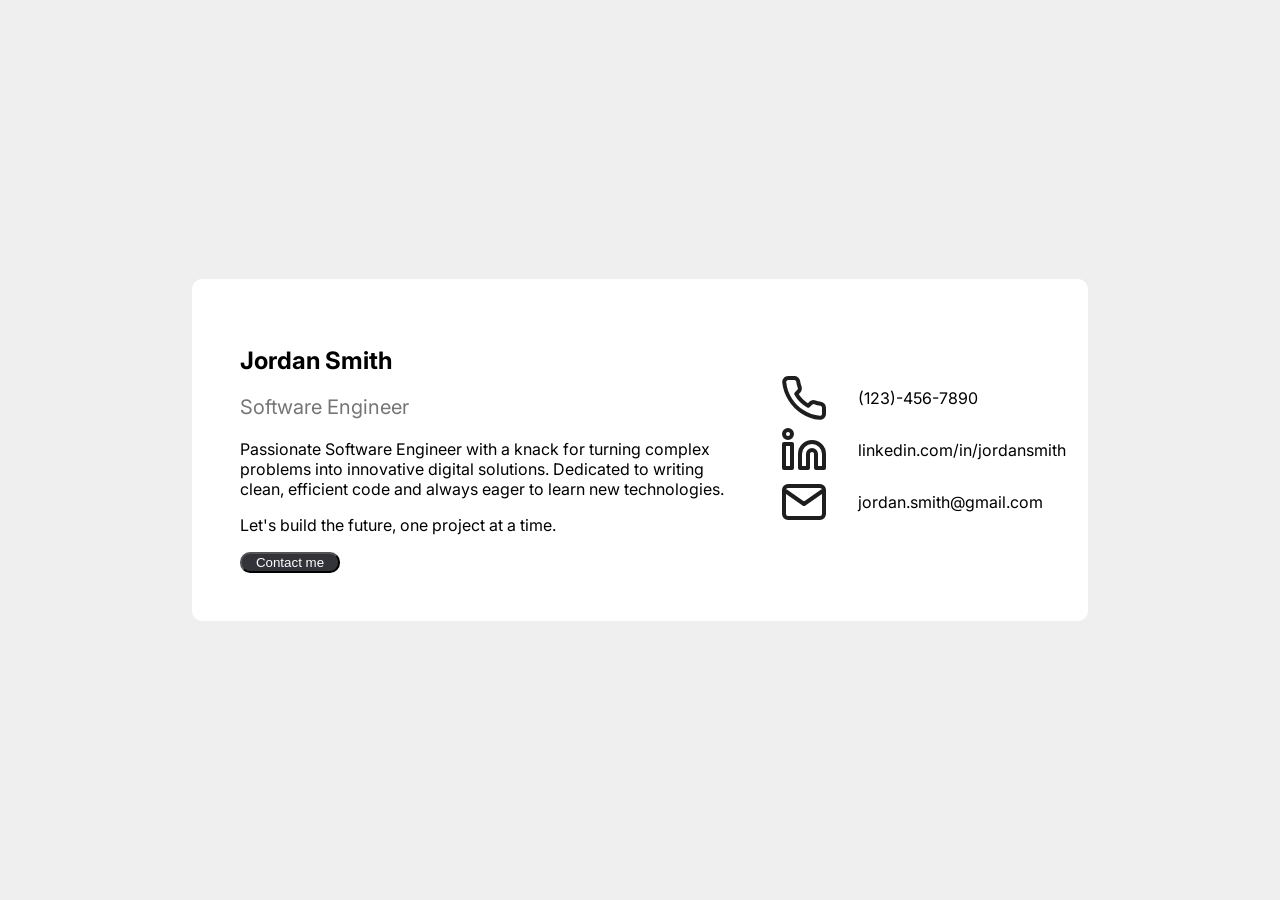
<file: week2/tuesday/index.html>
<!DOCTYPE html>
<html lang="en">
<head>
    <meta charset="UTF-8">
    <meta name="viewport" content="width=device-width, initial-scale=1.0">
    <link rel="preconnect" href="https://fonts.googleapis.com">
    <link rel="preconnect" href="https://fonts.gstatic.com" crossorigin>
    <link href="https://fonts.googleapis.com/css2?family=Inter:ital,opsz,wght@0,14..32,100..900;1,14..32,100..900&display=swap" rel="stylesheet">
    <link rel="stylesheet" href="styles.css">
    <title>Box Model Activity</title>
</head>
<body>
    <div class="card">
    <div class="card-profile">
        <h2>Jordan Smith</h2>
        <h3>Software Engineer</h3>
        <p>
            Passionate Software Engineer with a knack for turning complex problems into innovative digital solutions. 
            Dedicated to writing clean, efficient code and always eager to learn new technologies. 
        </p>
        <p>Let's build the future, one project at a time.</p>

        <button>Contact me</button>
    </div>
    <div class="card-socials">
        <div class="social">
            <img src="./assets/phone.svg" alt="phone-icon">
            <p>(123)-456-7890</p>
        </div>
        <div class="social">
            <img src="./assets/linkedin.svg" alt="linkedin-icon">
            <p>linkedin.com/in/jordansmith</p>
        </div>
        <div class="social">
            <img src="./assets/mail.svg" alt="gmail-icon">
            <p>jordan.smith@gmail.com</p>
        </div>
    </div>

    </div>
</body>
</html>
</file>
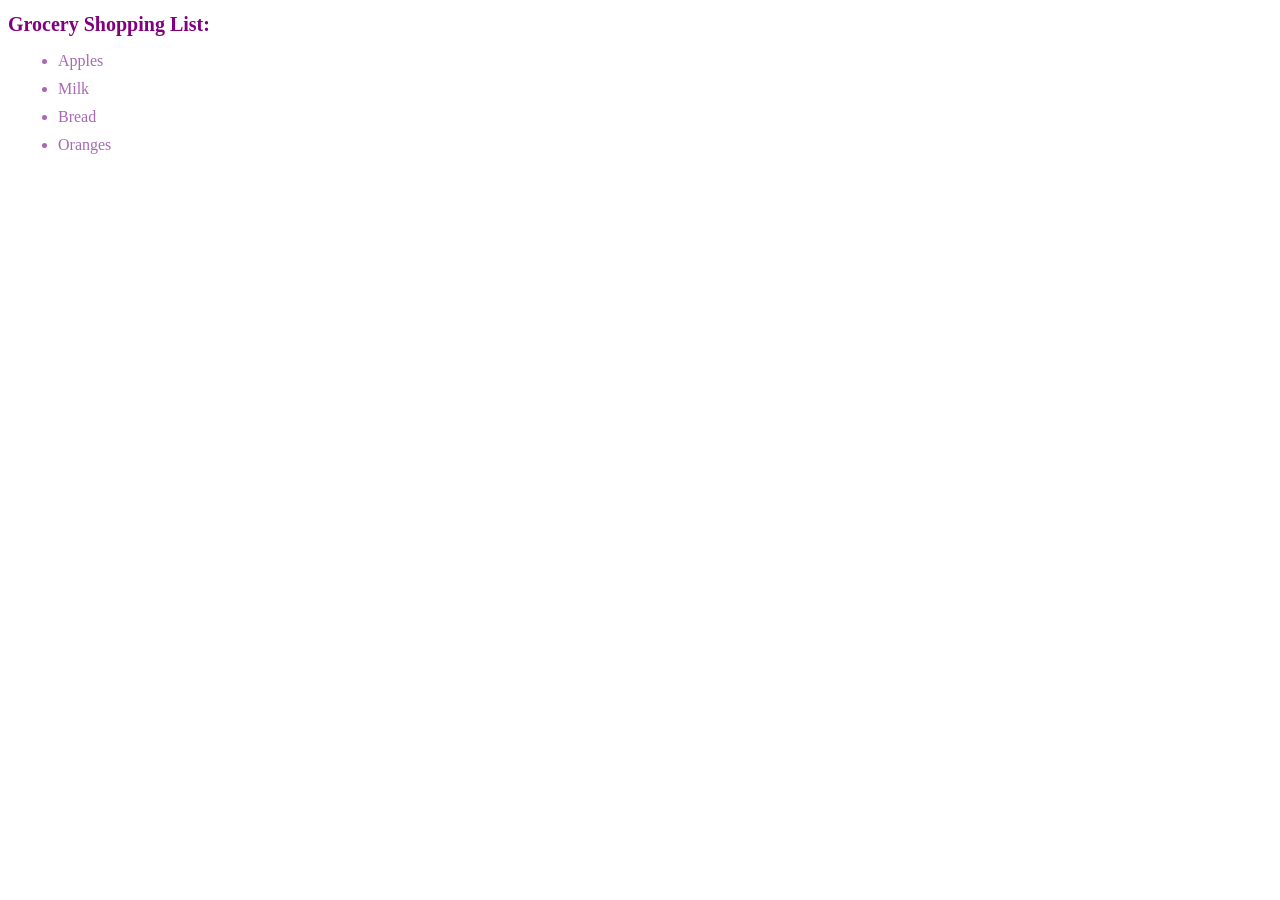
<file: week1/thursday/02-css/index.html>
<!DOCTYPE html>
<html lang="en">
<head>
    <meta charset="UTF-8">
    <meta name="viewport" content="width=device-width, initial-scale=1.0">
    <title>W1 Thursday Activity: CSS</title>
    <link rel="stylesheet" href="styles.css">
</head>
<body>
    <h1>Grocery Shopping List:</h1>
    <ul>
        <li>Apples</li>
        <li>Milk</li>
        <li>Bread</li>
        <li>Oranges</li>
    </ul>
</body>
</html>
</file>
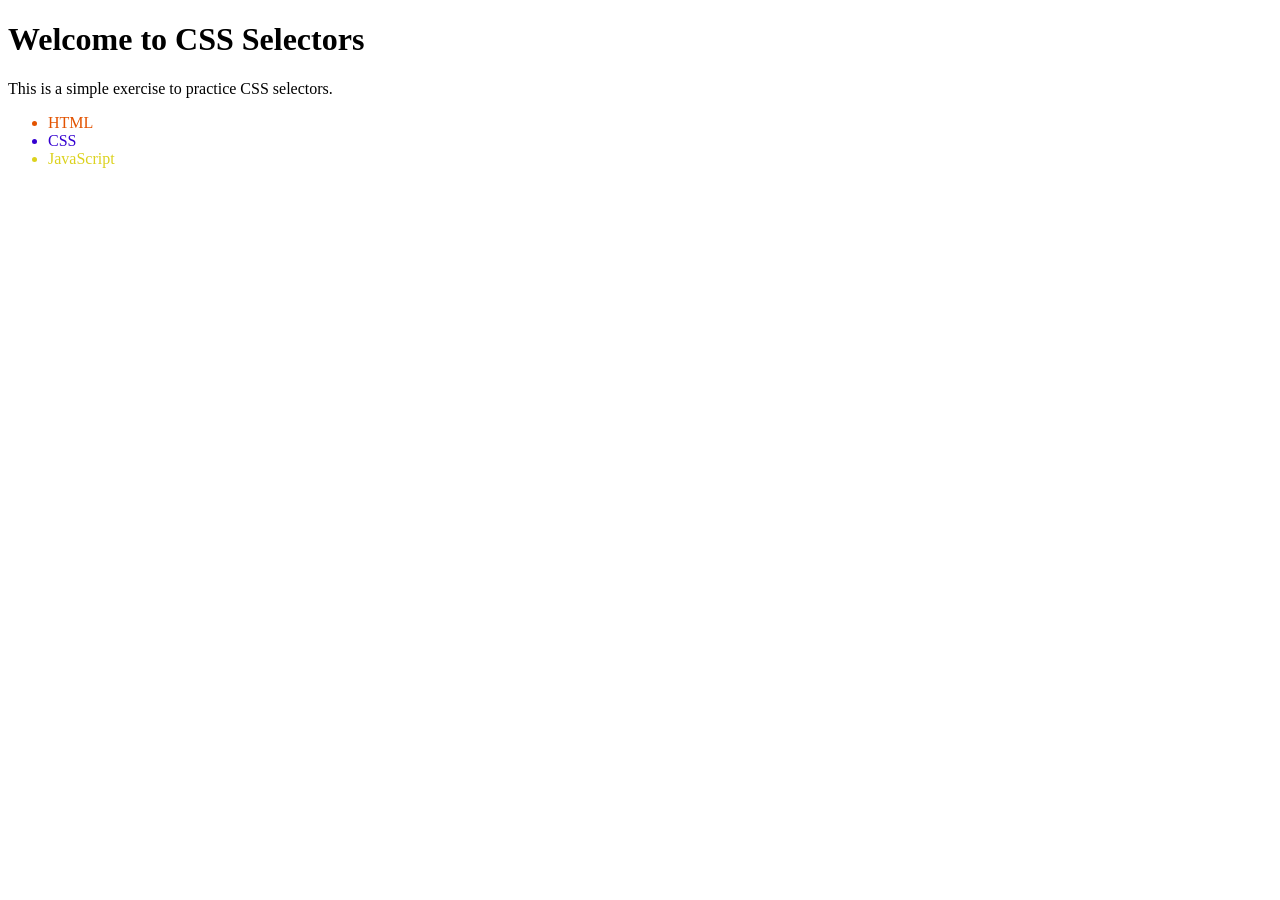
<file: week1/thursday/03-selectors/index.html>
<!DOCTYPE html>
<html lang="en">
<head>
    <meta charset="UTF-8">
    <meta name="viewport" content="width=device-width, initial-scale=1.0">
    <title>W1 Thursday Activity: Selectors</title>
    <link rel="stylesheet" href="styles.css">
</head>
<body>
    <h1>Welcome to CSS Selectors</h1>
    <p >This is a simple exercise to practice CSS selectors.</p>
    <ul>
        <div class="html">
        <li>HTML</li>
        </div>

        <div id="css">
        <li>CSS</li>
        </div>
        
        <li style="color:#dcd21e">JavaScript</li>
    </ul>
</body>
</html>
</file>
<file: week2/tuesday/styles.css>
body {
    font-family: "Inter", system-ui;
    display: flex;
    align-items: center;
    justify-content: center;
    height: 100vh;
    margin: 0;
    background-color: #EFEFEF;
}

.card {
    background-color: white;
    width: 800px;
    display: flex;
    align-items: center;
    border-radius: 10px;
    padding: 3em;
    gap: 40px;
}

.social {
    display: flex;
    width: 300px;
    gap: 30px;
    /* 1. Add 10px of space around each social media item  */

}


button {
    background-color: #333439;
    color: white;
    border-radius: 10px;
    width: 100px;
    /* 2. Add 10px of padding around this button */

    /* 3. Remove the border of this button */

}

p {
    width: 500px;
}

h2 {
    /* 4. Remove all margins around the h2 element */
    
}

h3 {
    font-size: 20px;
    color: #757575;
    font-weight: 400;
    /* 5. Add 5px of margin at the top of the h3 element */

}
</file>
<file: week1/thursday/02-css/styles.css>
h1{
    color: purple;
    font-size: 20px;

}

li{
    color: #a868b6;
    margin: 10px;

}
</file>
<file: week1/thursday/03-selectors/styles.css>
.html{
    color: #e35300;

}

#css{
    color: #3400d0;

}
</file>
